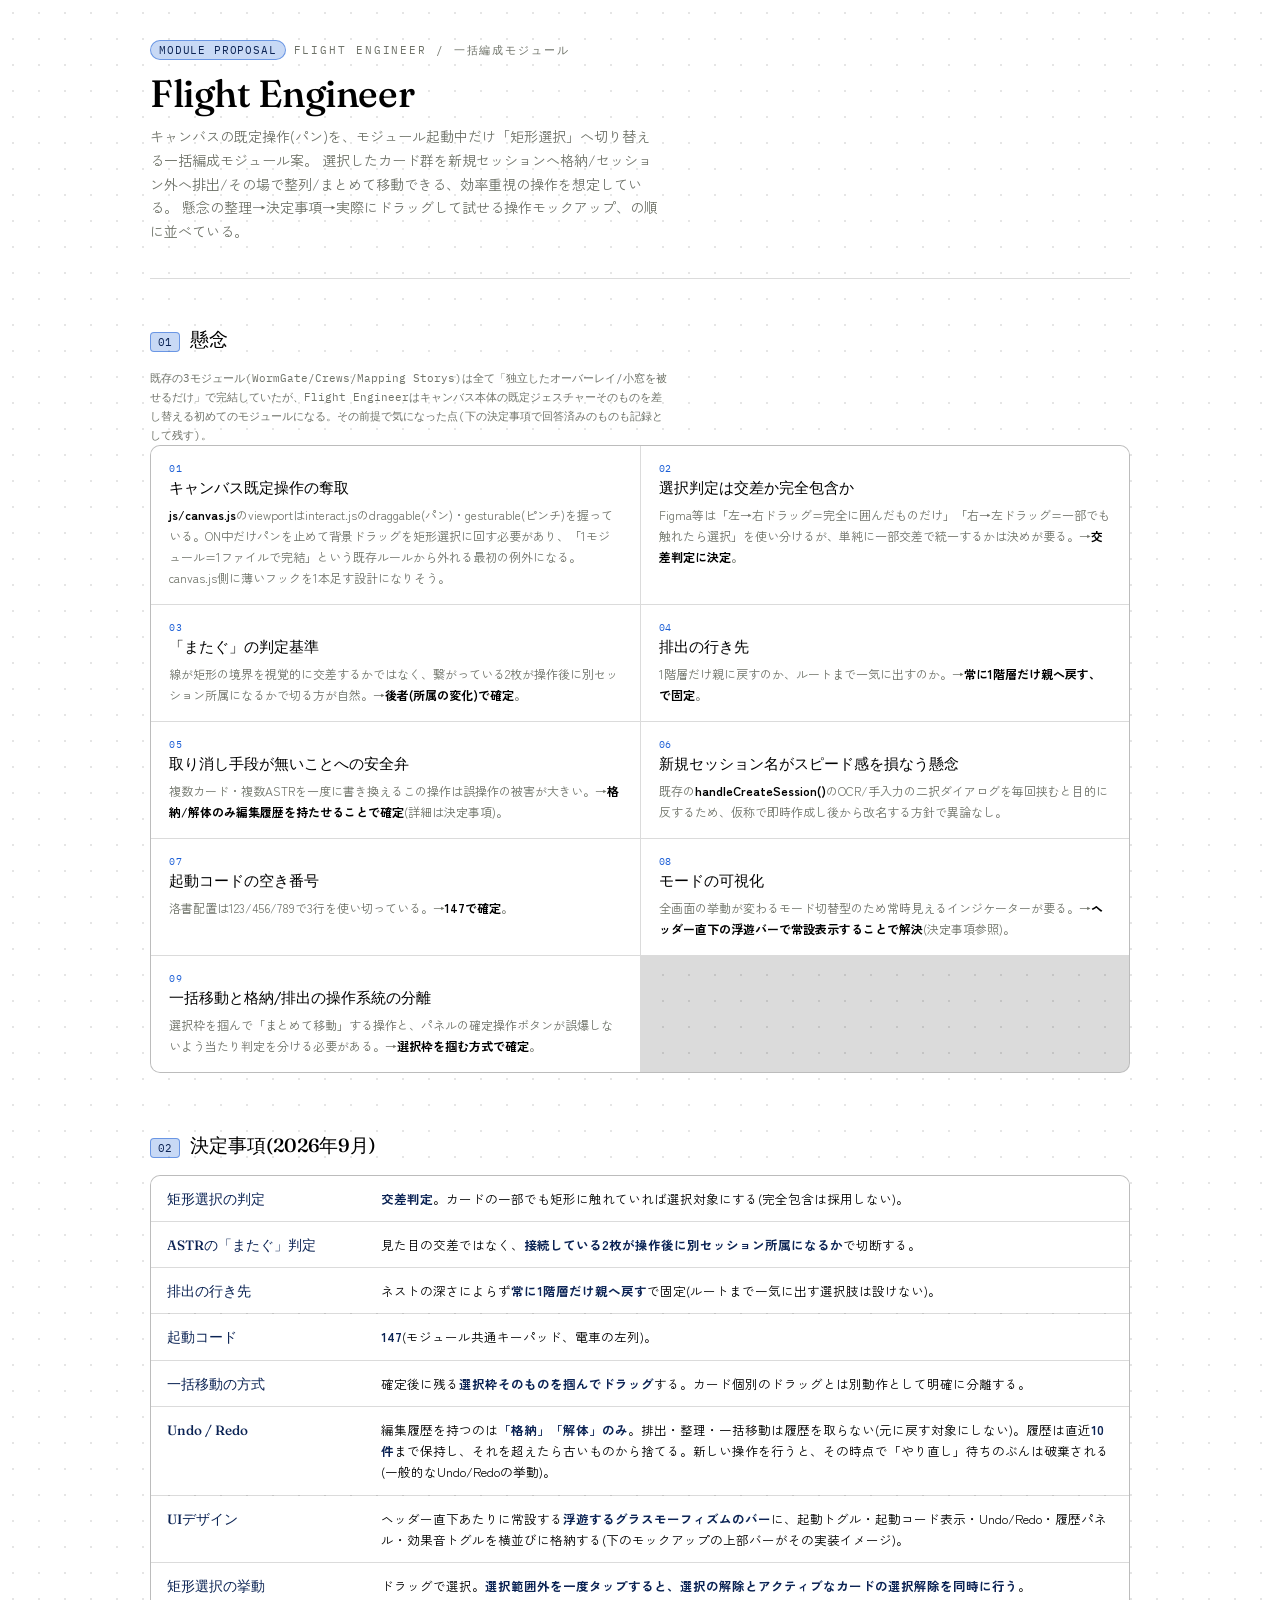
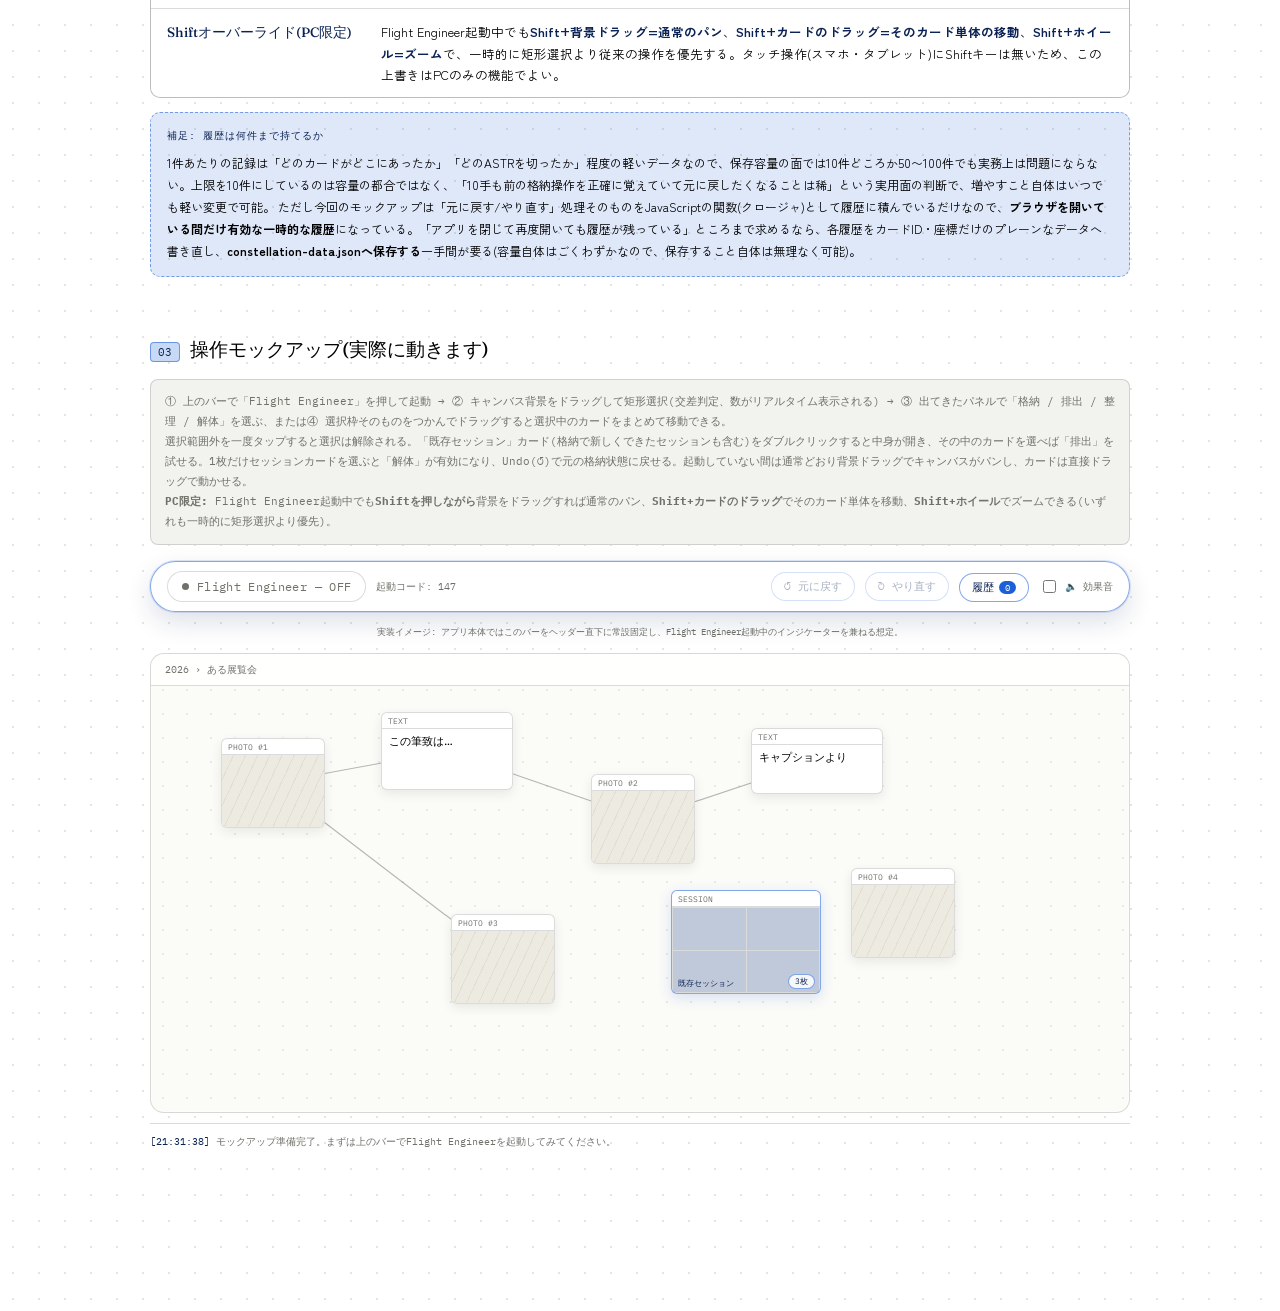
<file: flight-engineer-mockup.html>
<!DOCTYPE html>
<html lang="ja">
<head>
<meta charset="UTF-8">
<meta name="viewport" content="width=device-width, initial-scale=1.0">
<title>Flight Engineer</title>
<link rel="preconnect" href="https://fonts.googleapis.com">
<link href="https://fonts.googleapis.com/css2?family=Fraunces:opsz,wght@9..144,400,500;9..144,600&family=IBM+Plex+Mono:wght@400;500&family=Zen+Kaku+Gothic+New:wght@400;500;700&display=swap" rel="stylesheet">
<style>
  :root{
    --bg:#ffffff; --surface:#ffffff; --surface-2:#f2f2ef;
    --line:rgba(0,0,0,0.14); --text:#000000; --muted:#6e7268;
    --rust:#b3402b;
    --serif:'Fraunces',serif; --mono:'IBM Plex Mono',monospace; --sans:'Zen Kaku Gothic New',sans-serif;
    /* Flight Engineer固有: 矩形選択・パネルの識別色を青にする(ユーザー指定) */
    --sky:#1c5fd6; --sky-bright:#4f8cff;
    --sky-glass:rgba(28,95,214,0.14); --sky-glass-strong:rgba(28,95,214,0.24);
    --sky-line:rgba(28,95,214,0.55); --sky-ink:#0b2354;
  }
  *{box-sizing:border-box;}
  html,body{margin:0; background:var(--bg); color:var(--text); font-family:var(--sans);}
  body{
    background-color:var(--bg);
    background-image:radial-gradient(circle, rgba(0,0,0,0.1) 1px, transparent 1px);
    background-size:26px 26px;
    padding:40px 24px 100px;
  }
  h1,h2,h3{margin:0; text-wrap:balance;}
  .wrap{max-width:980px; margin:0 auto;}

  .eyebrow{font-family:var(--mono); font-size:10.5px; letter-spacing:0.18em; text-transform:uppercase; color:var(--muted); display:flex; align-items:center; gap:8px;}
  .eyebrow .chip{background:var(--sky-glass-strong); border:1px solid var(--sky-line); color:var(--sky-ink); padding:2px 8px; border-radius:999px; letter-spacing:0.08em;}
  .page-title{font-family:var(--serif); font-weight:500; font-size:38px; margin:10px 0 8px; letter-spacing:-0.01em;}
  .page-sub{font-size:14px; line-height:1.7; color:var(--muted); max-width:64ch; margin:0 0 6px;}
  .page-head{margin-bottom:48px; padding-bottom:28px; border-bottom:1px solid var(--line);}

  .stage{margin-bottom:60px;}
  .stage-head{display:flex; align-items:baseline; gap:10px; margin-bottom:16px;}
  .stage-num{font-family:var(--mono); font-size:11px; color:var(--sky-ink); background:var(--sky-glass-strong); border:1px solid var(--sky-line); border-radius:4px; padding:2px 7px;}
  .stage-title{font-family:var(--serif); font-size:19px; font-weight:500;}
  .stage-note{font-family:var(--mono); font-size:10.5px; color:var(--muted); margin:6px 0 0; line-height:1.8; max-width:74ch;}

  /* ================= 懸念一覧 ================= */
  .concerns{display:grid; grid-template-columns:1fr 1fr; gap:1px; background:var(--line); border:1px solid var(--line); border-radius:10px; overflow:hidden;}
  @media (max-width:760px){ .concerns{grid-template-columns:1fr;} }
  .concern{background:var(--surface); padding:16px 18px;}
  .concern-n{font-family:var(--mono); font-size:9.5px; color:var(--sky); letter-spacing:0.1em;}
  .concern-t{font-family:var(--serif); font-size:14.5px; font-weight:500; margin:4px 0 6px;}
  .concern-d{font-size:12px; line-height:1.75; color:var(--muted);}
  .concern-d b{color:var(--text); font-weight:600;}

  /* ================= 決定事項 ================= */
  .decisions{display:flex; flex-direction:column; gap:1px; background:var(--line); border:1px solid var(--line); border-radius:10px; overflow:hidden;}
  .decision{background:var(--surface); padding:12px 16px; display:flex; gap:14px; align-items:baseline;}
  .decision .dk{font-family:var(--serif); font-size:13.5px; font-weight:500; flex:0 0 200px; color:var(--sky-ink);}
  .decision .dv{font-size:12.5px; line-height:1.7; color:var(--text);}
  .decision .dv b{color:var(--sky-ink);}
  .followup{
    margin-top:14px; padding:14px 16px; border:1px dashed var(--sky-line); border-radius:10px;
    background:var(--sky-glass); font-size:12px; line-height:1.85; color:var(--text);
  }
  .followup .ft{font-family:var(--mono); font-size:10px; letter-spacing:0.1em; color:var(--sky-ink); text-transform:uppercase; margin-bottom:6px;}

  /* ================= インタラクティブ・ステージ ================= */
  .fe-panelwrap{position:relative;}
  .fe-help{
    font-family:var(--mono); font-size:10.5px; color:var(--muted); line-height:1.9;
    background:var(--surface-2); border:1px solid var(--line); border-radius:8px; padding:12px 14px; margin-bottom:16px;
  }
  .fe-toolbar-note{font-family:var(--mono); font-size:9px; color:var(--muted); text-align:center; margin:8px 0 14px;}
  .fe-toolbar{
    position:relative; z-index:9;
    display:flex; align-items:center; justify-content:space-between; gap:14px; flex-wrap:wrap;
    margin-bottom:14px; padding:9px 16px;
    background:rgba(255,255,255,0.66); backdrop-filter:blur(16px); -webkit-backdrop-filter:blur(16px);
    border:1px solid var(--sky-line); border-radius:999px;
    box-shadow:0 10px 26px rgba(11,35,84,0.14), 0 0 0 1px var(--sky-glass);
  }
  .fe-toolbar-group{display:flex; align-items:center; gap:10px; flex-wrap:wrap;}
  .fe-toggle{
    font-family:var(--mono); font-size:11.5px; letter-spacing:0.03em; cursor:pointer; user-select:none;
    display:flex; align-items:center; gap:8px; padding:7px 14px; border-radius:999px;
    border:1px solid var(--line); background:var(--surface); color:var(--muted);
    transition:background .15s, border-color .15s, color .15s, box-shadow .15s;
  }
  .fe-toggle .dot{width:7px; height:7px; border-radius:50%; background:var(--muted); transition:background .15s, box-shadow .15s;}
  .fe-toggle.on{ background:var(--sky-glass); border-color:var(--sky-line); color:var(--sky-ink); box-shadow:0 0 0 3px var(--sky-glass); }
  .fe-toggle.on .dot{ background:var(--sky-bright); box-shadow:0 0 8px 1px var(--sky-bright); animation:dotpulse 1.6s ease-in-out infinite; }
  .fe-code-hint{font-family:var(--mono); font-size:9.5px; color:var(--muted);}
  .fe-sound{display:flex; align-items:center; gap:6px; font-family:var(--mono); font-size:10px; color:var(--muted);}

  .fe-bar-btn{
    font-family:var(--mono); font-size:11px; cursor:pointer; border:1px solid var(--sky-line);
    background:rgba(255,255,255,0.5); color:var(--sky-ink); border-radius:999px; padding:6px 12px;
    display:inline-flex; align-items:center; gap:5px; transition:background .12s, opacity .12s;
  }
  .fe-bar-btn:hover:not(:disabled){background:var(--sky-glass-strong);}
  .fe-bar-btn:disabled{opacity:.35; cursor:not-allowed;}
  .fe-hist-wrap{position:relative;}
  .fe-badge{background:var(--sky); color:#fff; font-size:9px; border-radius:999px; padding:1px 6px; min-width:14px; text-align:center; font-family:var(--mono);}
  .fe-history-panel{
    display:none; position:absolute; top:calc(100% + 10px); right:0; z-index:20; width:270px; max-height:270px; overflow-y:auto;
    background:rgba(255,255,255,0.88); backdrop-filter:blur(14px); -webkit-backdrop-filter:blur(14px);
    border:1px solid var(--sky-line); border-radius:10px;
    box-shadow:0 14px 34px rgba(11,35,84,0.2); padding:8px;
  }
  .fe-history-panel.open{display:block;}
  .hist-row{display:flex; align-items:center; gap:7px; font-family:var(--mono); font-size:10px; padding:6px 6px; border-radius:6px;}
  .hist-row.latest{background:var(--sky-glass);}
  .hist-row .hist-ico{flex:0 0 auto; color:var(--sky-ink);}
  .hist-row .hist-label{flex:1; color:var(--text);}
  .hist-row .hist-time{color:var(--muted); font-size:8.5px;}
  .hist-row.redo-row{opacity:.5; text-decoration:line-through;}
  .hist-sep{font-family:var(--mono); font-size:8.5px; color:var(--muted); margin:8px 2px 2px; letter-spacing:.08em;}
  .hist-empty{font-family:var(--mono); font-size:10px; color:var(--muted); padding:10px 4px; line-height:1.7;}

  .fe-stage{
    position:relative; height:460px; border-radius:14px; overflow:hidden;
    background-color:#fbfbf8;
    background-image:radial-gradient(circle, rgba(0,0,0,0.07) 1px, transparent 1px);
    background-size:24px 24px;
    border:1px solid var(--line); box-shadow:inset 0 0 0 1px rgba(255,255,255,0.5);
    transition:box-shadow .2s, border-color .2s;
  }
  .fe-stage.fe-active{ border-color:var(--sky-line); box-shadow:inset 0 0 0 2px var(--sky-glass-strong), 0 0 0 3px var(--sky-glass); cursor:crosshair; }
  .fe-stage:not(.fe-active){ cursor:grab; }
  .fe-stage:not(.fe-active).panning{ cursor:grabbing; }
  /* Shiftを押している間はFE起動中でも一時的に通常操作(パン)へ戻す(PC限定) */
  .fe-stage.fe-active.fe-shift{ cursor:grab; border-color:var(--line); box-shadow:inset 0 0 0 2px rgba(0,0,0,0.1), 0 0 0 3px rgba(0,0,0,0.05); }
  .fe-stage.fe-active.fe-shift.panning{ cursor:grabbing; }
  .fe-stage:not(.fe-active) .fe-card{ cursor:grab; }
  .fe-stage.fe-active.fe-shift .fe-card{ cursor:grab; }
  .fe-stage.fe-active:not(.fe-shift) .fe-card{ cursor:default; }

  .fe-crumb{position:absolute; top:0; left:0; right:0; height:32px; z-index:5; display:flex; align-items:center; gap:6px; padding:0 14px; background:rgba(255,255,255,0.85); backdrop-filter:blur(6px); border-bottom:1px solid var(--line); font-family:var(--mono); font-size:10px; color:var(--muted);}

  .fe-world{position:absolute; top:0; left:0; will-change:transform;}
  .fe-world svg{position:absolute; top:0; left:0; overflow:visible; pointer-events:none;}
  .asterism-line{stroke:rgba(0,0,0,0.28); stroke-width:1.2;}
  .asterism-line.cutting{stroke:var(--rust); stroke-width:2.2;}

  .fe-card{
    position:absolute; background:var(--surface); border:1px solid var(--line); border-radius:6px;
    box-shadow:0 4px 12px rgba(0,0,0,0.08); overflow:hidden; display:flex; flex-direction:column;
    transition:left .4s cubic-bezier(.2,.8,.2,1), top .4s cubic-bezier(.2,.8,.2,1), opacity .3s, transform .3s;
    user-select:none;
  }
  .fe-world.dragging .fe-card{ transition:none; }
  .fe-card .hd{height:16px; flex:0 0 auto; font-family:var(--mono); font-size:7.5px; color:var(--muted); padding:0 6px; display:flex; align-items:center; border-bottom:1px solid var(--line);}
  .fe-card.photo .bd{flex:1; background:repeating-linear-gradient(115deg,#eceae1 0 10px,#e2ded0 10px 11px);}
  .fe-card.text .bd{flex:1; padding:6px 7px; font-family:var(--serif); font-size:10.5px; line-height:1.4; color:var(--text);}
  .fe-card.session{border-color:var(--sky-line); box-shadow:0 4px 14px rgba(28,95,214,0.16);}
  .fe-card.session .bd{flex:1; display:grid; grid-template-columns:1fr 1fr; gap:1px; background:var(--line); padding:1px;}
  .fe-card.session .bd i{background:var(--sky-glass);}
  .fe-card.session .cnt{position:absolute; right:5px; bottom:4px; font-family:var(--mono); font-size:8px; color:var(--sky-ink); background:rgba(255,255,255,0.85); border:1px solid var(--sky-line); border-radius:999px; padding:1px 6px;}
  .fe-card.selected{ outline:2px solid var(--sky-bright); outline-offset:2px; box-shadow:0 0 0 5px var(--sky-glass), 0 4px 12px rgba(0,0,0,0.1); }
  .fe-card.pop-in{ animation:popIn .5s cubic-bezier(.2,1.4,.4,1); }
  .fe-card.burst-in{ animation:burstIn .45s cubic-bezier(.2,1.2,.4,1); }
  .fe-card.converging{ opacity:0; transform:scale(.35); }

  .fe-tray{position:absolute; border:1px dashed var(--sky-line); border-radius:8px; background:var(--sky-glass); pointer-events:none;}
  .fe-tray .lbl{position:absolute; top:-9px; left:8px; font-family:var(--mono); font-size:8px; color:var(--sky-ink); background:var(--surface); padding:0 5px; border-radius:3px; border:1px solid var(--sky-line);}

  .fe-rect{
    position:absolute; z-index:6; border-radius:4px; pointer-events:none;
    background:var(--sky-glass); border:1.5px solid var(--sky-bright);
    box-shadow:0 0 0 1px var(--sky-glass-strong), 0 0 22px 2px var(--sky-glass-strong);
    animation:rectPulse 1.1s ease-in-out infinite;
  }
  .fe-rect.dragging-group{ background:var(--sky-glass-strong); animation:none; box-shadow:0 0 0 1px var(--sky-glass-strong), 0 0 30px 6px var(--sky-glass-strong); }
  .fe-rect-hint{position:absolute; inset:0; display:flex; align-items:center; justify-content:center; font-family:var(--mono); font-size:9px; color:var(--sky-ink); opacity:.6; white-space:nowrap; overflow:hidden;}
  .fe-rect-count{
    position:absolute; z-index:7; font-family:var(--mono); font-size:11px; color:#fff; background:var(--sky);
    padding:3px 8px; border-radius:999px; box-shadow:0 3px 10px rgba(28,95,214,0.4); white-space:nowrap;
  }

  .fe-panel{
    position:absolute; z-index:8; min-width:214px; border-radius:12px; padding:12px 14px 13px;
    background:rgba(255,255,255,0.72); backdrop-filter:blur(14px); -webkit-backdrop-filter:blur(14px);
    border:1px solid var(--sky-line); box-shadow:0 12px 30px rgba(11,35,84,0.18), 0 0 0 1px var(--sky-glass);
    animation:panelIn .28s cubic-bezier(.2,1.2,.4,1), rectPulse 2.4s ease-in-out infinite;
  }
  .fe-panel .p-head{font-family:var(--mono); font-size:11.5px; color:var(--sky-ink); font-weight:600; display:flex; align-items:center; gap:6px;}
  .fe-panel .p-sub{font-family:var(--mono); font-size:9.5px; color:var(--muted); margin:3px 0 10px;}
  .fe-panel .p-sub.warn{color:var(--rust);}
  .fe-panel .p-actions{display:flex; flex-direction:column; gap:6px;}
  .fe-btn{
    font-family:var(--mono); font-size:10.5px; text-align:left; cursor:pointer;
    border:1px solid var(--sky-line); background:rgba(255,255,255,0.6); color:var(--sky-ink);
    border-radius:7px; padding:7px 10px; transition:background .12s, transform .08s;
  }
  .fe-btn:hover:not(:disabled){background:var(--sky-glass-strong);}
  .fe-btn:active:not(:disabled){transform:scale(.98);}
  .fe-btn:disabled{opacity:.35; cursor:not-allowed;}
  .fe-btn.ghost{border-color:var(--line); color:var(--muted); background:transparent;}
  .fe-btn.danger{border-color:rgba(179,64,43,0.5); color:var(--rust);}
  .fe-btn.danger:hover:not(:disabled){background:rgba(179,64,43,0.1);}

  @keyframes rectPulse{0%,100%{box-shadow:0 0 0 1px var(--sky-glass-strong), 0 0 16px 1px var(--sky-glass-strong);} 50%{box-shadow:0 0 0 1px var(--sky-glass-strong), 0 0 30px 6px var(--sky-glass-strong);}}
  @keyframes dotpulse{0%,100%{opacity:1;} 50%{opacity:.35;}}
  @keyframes popIn{0%{opacity:0; transform:scale(.55);} 70%{opacity:1; transform:scale(1.08);} 100%{opacity:1; transform:scale(1);}}
  @keyframes burstIn{0%{opacity:0; transform:scale(.3) rotate(-8deg);} 60%{opacity:1; transform:scale(1.12) rotate(3deg);} 100%{opacity:1; transform:scale(1) rotate(0);}}
  @keyframes panelIn{0%{opacity:0; transform:translateY(-6px) scale(.96);} 100%{opacity:1; transform:translateY(0) scale(1);}}

  .fe-log{margin-top:10px; font-family:var(--mono); font-size:10px; color:var(--muted); line-height:1.9; max-height:96px; overflow-y:auto; border-top:1px solid var(--line); padding-top:8px;}
  .fe-log div span{color:var(--sky-ink);}
</style>
</head>
<body>
<div class="wrap">

  <div class="page-head">
    <div class="eyebrow"><span class="chip">MODULE PROPOSAL</span> flight engineer / 一括編成モジュール</div>
    <h1 class="page-title">Flight Engineer</h1>
    <p class="page-sub">
      キャンバスの既定操作(パン)を、モジュール起動中だけ「矩形選択」へ切り替える一括編成モジュール案。
      選択したカード群を新規セッションへ格納/セッション外へ排出/その場で整列/まとめて移動できる、効率重視の操作を想定している。
      懸念の整理→決定事項→実際にドラッグして試せる操作モックアップ、の順に並べている。
    </p>
  </div>

  <div class="stage">
    <div class="stage-head"><span class="stage-num">01</span><span class="stage-title">懸念</span></div>
    <p class="stage-note">既存の3モジュール(WormGate/Crews/Mapping Storys)は全て「独立したオーバーレイ/小窓を被せるだけ」で完結していたが、Flight Engineerはキャンバス本体の既定ジェスチャーそのものを差し替える初めてのモジュールになる。その前提で気になった点(下の決定事項で回答済みのものも記録として残す)。</p>
    <div class="concerns">
      <div class="concern"><div class="concern-n">01</div><div class="concern-t">キャンバス既定操作の奪取</div><div class="concern-d"><b>js/canvas.js</b>のviewportはinteract.jsのdraggable(パン)・gesturable(ピンチ)を握っている。ON中だけパンを止めて背景ドラッグを矩形選択に回す必要があり、「1モジュール=1ファイルで完結」という既存ルールから外れる最初の例外になる。canvas.js側に薄いフックを1本足す設計になりそう。</div></div>
      <div class="concern"><div class="concern-n">02</div><div class="concern-t">選択判定は交差か完全包含か</div><div class="concern-d">Figma等は「左→右ドラッグ=完全に囲んだものだけ」「右→左ドラッグ=一部でも触れたら選択」を使い分けるが、単純に一部交差で統一するかは決めが要る。→<b>交差判定に決定</b>。</div></div>
      <div class="concern"><div class="concern-n">03</div><div class="concern-t">「またぐ」の判定基準</div><div class="concern-d">線が矩形の境界を視覚的に交差するかではなく、繋がっている2枚が操作後に別セッション所属になるかで切る方が自然。→<b>後者(所属の変化)で確定</b>。</div></div>
      <div class="concern"><div class="concern-n">04</div><div class="concern-t">排出の行き先</div><div class="concern-d">1階層だけ親に戻すのか、ルートまで一気に出すのか。→<b>常に1階層だけ親へ戻す、で固定</b>。</div></div>
      <div class="concern"><div class="concern-n">05</div><div class="concern-t">取り消し手段が無いことへの安全弁</div><div class="concern-d">複数カード・複数ASTRを一度に書き換えるこの操作は誤操作の被害が大きい。→<b>格納/解体のみ編集履歴を持たせることで確定</b>(詳細は決定事項)。</div></div>
      <div class="concern"><div class="concern-n">06</div><div class="concern-t">新規セッション名がスピード感を損なう懸念</div><div class="concern-d">既存の<b>handleCreateSession()</b>のOCR/手入力の二択ダイアログを毎回挟むと目的に反するため、仮称で即時作成し後から改名する方針で異論なし。</div></div>
      <div class="concern"><div class="concern-n">07</div><div class="concern-t">起動コードの空き番号</div><div class="concern-d">洛書配置は123/456/789で3行を使い切っている。→<b>147で確定</b>。</div></div>
      <div class="concern"><div class="concern-n">08</div><div class="concern-t">モードの可視化</div><div class="concern-d">全画面の挙動が変わるモード切替型のため常時見えるインジケーターが要る。→<b>ヘッダー直下の浮遊バーで常設表示することで解決</b>(決定事項参照)。</div></div>
      <div class="concern"><div class="concern-n">09</div><div class="concern-t">一括移動と格納/排出の操作系統の分離</div><div class="concern-d">選択枠を掴んで「まとめて移動」する操作と、パネルの確定操作ボタンが誤爆しないよう当たり判定を分ける必要がある。→<b>選択枠を掴む方式で確定</b>。</div></div>
    </div>
  </div>

  <div class="stage">
    <div class="stage-head"><span class="stage-num">02</span><span class="stage-title">決定事項(2026年9月)</span></div>
    <div class="decisions">
      <div class="decision"><div class="dk">矩形選択の判定</div><div class="dv"><b>交差判定</b>。カードの一部でも矩形に触れていれば選択対象にする(完全包含は採用しない)。</div></div>
      <div class="decision"><div class="dk">ASTRの「またぐ」判定</div><div class="dv">見た目の交差ではなく、<b>接続している2枚が操作後に別セッション所属になるか</b>で切断する。</div></div>
      <div class="decision"><div class="dk">排出の行き先</div><div class="dv">ネストの深さによらず<b>常に1階層だけ親へ戻す</b>で固定(ルートまで一気に出す選択肢は設けない)。</div></div>
      <div class="decision"><div class="dk">起動コード</div><div class="dv"><b>147</b>(モジュール共通キーパッド、電車の左列)。</div></div>
      <div class="decision"><div class="dk">一括移動の方式</div><div class="dv">確定後に残る<b>選択枠そのものを掴んでドラッグ</b>する。カード個別のドラッグとは別動作として明確に分離する。</div></div>
      <div class="decision"><div class="dk">Undo / Redo</div><div class="dv">編集履歴を持つのは<b>「格納」「解体」のみ</b>。排出・整理・一括移動は履歴を取らない(元に戻す対象にしない)。履歴は直近<b>10件</b>まで保持し、それを超えたら古いものから捨てる。新しい操作を行うと、その時点で「やり直し」待ちのぶんは破棄される(一般的なUndo/Redoの挙動)。</div></div>
      <div class="decision"><div class="dk">UIデザイン</div><div class="dv">ヘッダー直下あたりに常設する<b>浮遊するグラスモーフィズムのバー</b>に、起動トグル・起動コード表示・Undo/Redo・履歴パネル・効果音トグルを横並びに格納する(下のモックアップの上部バーがその実装イメージ)。</div></div>
      <div class="decision"><div class="dk">矩形選択の挙動</div><div class="dv">ドラッグで選択。<b>選択範囲外を一度タップすると、選択の解除とアクティブなカードの選択解除を同時に行う</b>。</div></div>
      <div class="decision"><div class="dk">Shiftオーバーライド(PC限定)</div><div class="dv">Flight Engineer起動中でも<b>Shift+背景ドラッグ=通常のパン</b>、<b>Shift+カードのドラッグ=そのカード単体の移動</b>、<b>Shift+ホイール=ズーム</b>で、一時的に矩形選択より従来の操作を優先する。タッチ操作(スマホ・タブレット)にShiftキーは無いため、この上書きはPCのみの機能でよい。</div></div>
    </div>
    <div class="followup">
      <div class="ft">補足: 履歴は何件まで持てるか</div>
      1件あたりの記録は「どのカードがどこにあったか」「どのASTRを切ったか」程度の軽いデータなので、保存容量の面では10件どころか50〜100件でも実務上は問題にならない。上限を10件にしているのは容量の都合ではなく、「10手も前の格納操作を正確に覚えていて元に戻したくなることは稀」という実用面の判断で、増やすこと自体はいつでも軽い変更で可能。
      ただし今回のモックアップは「元に戻す/やり直す」処理そのものをJavaScriptの関数(クロージャ)として履歴に積んでいるだけなので、<b>ブラウザを開いている間だけ有効な一時的な履歴</b>になっている。「アプリを閉じて再度開いても履歴が残っている」ところまで求めるなら、各履歴をカードID・座標だけのプレーンなデータへ書き直し、<b>constellation-data.jsonへ保存する</b>一手間が要る(容量自体はごくわずかなので、保存すること自体は無理なく可能)。
    </div>
  </div>

  <div class="stage">
    <div class="stage-head"><span class="stage-num">03</span><span class="stage-title">操作モックアップ(実際に動きます)</span></div>
    <div class="fe-help">
      ① 上のバーで「Flight Engineer」を押して起動 → ② キャンバス背景をドラッグして矩形選択(交差判定、数がリアルタイム表示される) → ③ 出てきたパネルで「格納 / 排出 / 整理 / 解体」を選ぶ、または④ 選択枠そのものをつかんでドラッグすると選択中のカードをまとめて移動できる。<br>
      選択範囲外を一度タップすると選択は解除される。「既存セッション」カード(格納で新しくできたセッションも含む)をダブルクリックすると中身が開き、その中のカードを選べば「排出」を試せる。1枚だけセッションカードを選ぶと「解体」が有効になり、Undo(↺)で元の格納状態に戻せる。起動していない間は通常どおり背景ドラッグでキャンバスがパンし、カードは直接ドラッグで動かせる。<br>
      <b>PC限定:</b> Flight Engineer起動中でも<b>Shiftを押しながら</b>背景をドラッグすれば通常のパン、<b>Shift+カードのドラッグ</b>でそのカード単体を移動、<b>Shift+ホイール</b>でズームできる(いずれも一時的に矩形選択より優先)。
    </div>
    <div class="fe-toolbar">
      <div class="fe-toolbar-group">
        <div id="feToggle" class="fe-toggle"><span class="dot"></span><span id="feToggleLabel">Flight Engineer — OFF</span></div>
        <span class="fe-code-hint">起動コード: 147</span>
      </div>
      <div class="fe-toolbar-group">
        <button id="histUndoBtn" class="fe-bar-btn" title="元に戻す(格納・解体のみ)">↺ 元に戻す</button>
        <button id="histRedoBtn" class="fe-bar-btn" title="やり直す">↻ やり直す</button>
        <div class="fe-hist-wrap">
          <button id="historyToggle" class="fe-bar-btn">履歴 <span id="historyBadge" class="fe-badge">0</span></button>
          <div id="historyList" class="fe-history-panel"></div>
        </div>
        <label class="fe-sound"><input type="checkbox" id="soundToggle"> 🔈 効果音</label>
      </div>
    </div>
    <p class="fe-toolbar-note">実装イメージ: アプリ本体ではこのバーをヘッダー直下に常設固定し、Flight Engineer起動中のインジケーターを兼ねる想定。</p>
    <div class="fe-panelwrap">
      <div id="feStage" class="fe-stage">
        <div class="fe-crumb">2026 › ある展覧会 <span id="crumbExtra"></span></div>
        <div id="feWorld" class="fe-world">
          <svg id="feSvg" width="900" height="460"></svg>
        </div>
      </div>
    </div>
    <div id="feLog" class="fe-log"></div>
  </div>

</div>

<script>
(function(){
  "use strict";

  var HISTORY_CAP = 10;
  var MIN_SCALE = 0.4, MAX_SCALE = 2.4;

  // ---------- 状態 ----------
  var state = {
    fe: false,
    pan: { x: 40, y: 24 },
    scale: 1,
    panDrag: null,
    selectDrag: null,
    cardDrag: null,
    selectedIds: {},
    soundOn: false,
    shiftHeld: false,
  };

  var cards = [
    { id:'c1', type:'photo', x:30,  y:60,  w:104, h:90, label:'#1' },
    { id:'c2', type:'text',  x:190, y:34,  w:132, h:78, label:'考察', text:'この筆致は…' },
    { id:'c3', type:'photo', x:400, y:96,  w:104, h:90, label:'#2' },
    { id:'c4', type:'text',  x:560, y:50,  w:132, h:66, label:'引用', text:'キャプションより' },
    { id:'c5', type:'photo', x:260, y:236, w:104, h:90, label:'#3' },
    { id:'c6', type:'session', x:480, y:212, w:150, h:104, label:'既存セッション', open:false, childCount:3 },
    { id:'c7', type:'photo', x:660, y:190, w:104, h:90, label:'#4' },
    // 既存セッション c6 の中身(tray開放時のみ描画対象)
    { id:'t1', type:'photo', w:64, h:56, label:'a', inTray:true, parent:'c6' },
    { id:'t2', type:'photo', w:64, h:56, label:'b', inTray:true, parent:'c6' },
    { id:'t3', type:'text',  w:64, h:56, label:'c', inTray:true, parent:'c6', text:'memo' },
  ];
  var links = [ {id:'l1', a:'c1', b:'c2'}, {id:'l2', a:'c2', b:'c3'}, {id:'l3', a:'c3', b:'c4'}, {id:'l4', a:'c1', b:'c5'} ];

  var els = {};
  var svg = document.getElementById('feSvg');
  var worldEl = document.getElementById('feWorld');
  var stageEl = document.getElementById('feStage');
  var logEl = document.getElementById('feLog');
  var crumbExtra = document.getElementById('crumbExtra');
  var newSessionSeq = 1;
  var undoStack = [];
  var redoStack = [];
  var historyOpen = false;

  // ---------- サウンド(WebAudio、控えめな音量。既定オフ) ----------
  var actx;
  function ensureAudio(){ if(!actx) actx = new (window.AudioContext||window.webkitAudioContext)(); return actx; }
  function tone(f0, f1, dur, opts){
    if (!state.soundOn) return;
    opts = opts || {};
    var ctx = ensureAudio();
    var t0 = ctx.currentTime;
    var osc = ctx.createOscillator();
    var gain = ctx.createGain();
    osc.type = opts.type || 'sine';
    osc.frequency.setValueAtTime(f0, t0);
    osc.frequency.linearRampToValueAtTime(f1, t0 + dur);
    var peak = opts.peak || 0.045;
    gain.gain.setValueAtTime(0.0001, t0);
    gain.gain.exponentialRampToValueAtTime(peak, t0 + 0.02);
    gain.gain.exponentialRampToValueAtTime(0.0001, t0 + dur);
    osc.connect(gain).connect(ctx.destination);
    osc.start(t0); osc.stop(t0 + dur + 0.02);
  }
  function sfxToggle(on){ tone(on?520:340, on?680:260, 0.12, {type:'sine', peak:0.05}); }
  function sfxSelect(){ tone(500, 560, 0.05, {type:'sine', peak:0.02}); }
  function sfxPanel(){ tone(480,620,0.07,{type:'sine',peak:0.035}); setTimeout(function(){tone(620,760,0.07,{type:'sine',peak:0.03});},70); }
  function sfxStow(){ tone(320,920,0.4,{type:'triangle',peak:0.06}); }
  function sfxCut(){ tone(760,140,0.14,{type:'sawtooth',peak:0.045}); }
  function sfxEject(){ tone(520,180,0.32,{type:'sine',peak:0.05}); }
  function sfxTidy(){ [0,90,180].forEach(function(d,i){ setTimeout(function(){ tone(440+i*120,470+i*120,0.09,{type:'triangle',peak:0.035}); }, d); }); }
  function sfxUndo(){ tone(600,320,0.16,{type:'sine',peak:0.05}); }
  function sfxRedo(){ tone(320,600,0.16,{type:'sine',peak:0.05}); }

  function log(html){
    var d = document.createElement('div');
    var t = new Date().toLocaleTimeString('ja-JP',{hour:'2-digit',minute:'2-digit',second:'2-digit'});
    d.innerHTML = '<span>['+t+']</span> '+html;
    logEl.prepend(d);
  }

  // ---------- レイアウト / 可視性 ----------
  function trayCard(id){ return cards.find(function(c){return c.id===id;}); }
  function isVisible(c){
    if (!c.inTray) return true;
    var p = trayCard(c.parent);
    return !!(p && p.open);
  }
  function layoutTrayFor(hostId){
    var host = trayCard(hostId);
    if (!host) return;
    var kids = cards.filter(function(c){ return c.inTray && c.parent===hostId; });
    var startX = host.x + 10, startY = host.y + host.h + 34;
    kids.forEach(function(k, i){ k.x = startX + i*(k.w+10); k.y = startY; });
  }

  // ---------- 描画 ----------
  function cardHtml(c){
    if (c.type === 'session'){
      return '<div class="hd">SESSION</div><div class="bd"><i></i><i></i><i></i><i></i></div>'+
             '<div class="cnt">'+c.childCount+'枚</div>'+
             '<div style="position:absolute;left:6px;bottom:4px;font-family:var(--mono);font-size:8px;color:var(--sky-ink);">'+c.label+'</div>';
    }
    if (c.type === 'text'){
      return '<div class="hd">TEXT</div><div class="bd">'+(c.text||c.label)+'</div>';
    }
    return '<div class="hd">PHOTO '+c.label+'</div><div class="bd"></div>';
  }

  function render(){
    worldEl.style.transform = 'translate('+state.pan.x+'px,'+state.pan.y+'px) scale('+state.scale+')';
    worldEl.style.transformOrigin = '0 0';

    // 開いているセッションのトレイ背景(複数同時オープンに対応)
    var openHosts = cards.filter(function(c){ return c.type==='session' && c.open; });
    var openIds = {};
    openHosts.forEach(function(h){
      openIds[h.id] = true;
      var key = 'tray_'+h.id;
      var trayBg = els[key];
      if (!trayBg){ trayBg = document.createElement('div'); trayBg.className='fe-tray'; worldEl.appendChild(trayBg); els[key]=trayBg; }
      trayBg.style.display='block';
      trayBg.style.left=(h.x-6)+'px'; trayBg.style.top=(h.y+h.h+22)+'px';
      trayBg.style.width=(h.w+12)+'px'; trayBg.style.height='72px';
      trayBg.innerHTML='<span class="lbl">'+h.label+'の中身</span>';
    });
    Object.keys(els).forEach(function(k){
      if (k.indexOf('tray_')===0 && !openIds[k.slice(5)]) els[k].style.display='none';
    });
    crumbExtra.textContent = openHosts.length ? ('› '+openHosts.map(function(h){return h.label;}).join('・')+'(展開中)') : '';

    cards.forEach(function(c){
      if (!isVisible(c)) { if (els[c.id]) els[c.id].style.display='none'; return; }
      var el = els[c.id];
      if (!el){
        el = document.createElement('div');
        el.className = 'fe-card ' + c.type;
        el.dataset.id = c.id;
        wireCard(el, c);
        worldEl.appendChild(el);
        els[c.id] = el;
      }
      el.style.display='flex';
      el.style.left = c.x+'px'; el.style.top = c.y+'px';
      el.style.width = c.w+'px'; el.style.height = c.h+'px';
      el.innerHTML = cardHtml(c);
      el.classList.toggle('selected', !!state.selectedIds[c.id]);
    });

    var svgLines = links.filter(function(l){
      var a = trayCard(l.a), b = trayCard(l.b);
      return a && b && isVisible(a) && isVisible(b);
    }).map(function(l){
      var a = trayCard(l.a), b = trayCard(l.b);
      var cx1=a.x+a.w/2, cy1=a.y+a.h/2, cx2=b.x+b.w/2, cy2=b.y+b.h/2;
      return '<line class="asterism-line'+(l.cutting?' cutting':'')+'" data-lid="'+l.id+'" x1="'+cx1+'" y1="'+cy1+'" x2="'+cx2+'" y2="'+cy2+'"/>';
    }).join('');
    svg.innerHTML = svgLines;
  }

  // ---------- カードのポインタ処理(背景パン/矩形選択と衝突しないようstopPropagation) ----------
  // 通常時、またはFlight Engineer起動中でもShiftを押していれば、カード単体をドラッグで動かせる
  // (FE起動中・Shiftなしの場合だけ、矩形選択を優先してカード単体の移動は止める)
  function wireCard(el, c){
    el.addEventListener('pointerdown', function(ev){
      ev.stopPropagation();
      if (state.fe && !ev.shiftKey) return; // FE中はShiftが無いと個別移動を止める
      var startX = ev.clientX, startY = ev.clientY;
      var ox = c.x, oy = c.y;
      var moved = false;
      el.setPointerCapture(ev.pointerId);
      worldEl.classList.add('dragging');
      function onMove(ev2){
        var dx = (ev2.clientX - startX) / state.scale;
        var dy = (ev2.clientY - startY) / state.scale;
        if (Math.abs(dx) + Math.abs(dy) > 2) moved = true;
        c.x = ox + dx; c.y = oy + dy;
        render();
      }
      function onUp(){
        el.removeEventListener('pointermove', onMove);
        el.removeEventListener('pointerup', onUp);
        worldEl.classList.remove('dragging');
        if (moved) log('『'+(c.label||c.id)+'』を移動しました。(履歴には残りません)');
      }
      el.addEventListener('pointermove', onMove);
      el.addEventListener('pointerup', onUp);
    });
    if (c.type === 'session'){
      el.addEventListener('dblclick', function(ev){
        ev.stopPropagation();
        c.open = !c.open;
        if (c.open) layoutTrayFor(c.id);
        clearSelection();
        render();
      });
    }
  }

  // ---------- 背景操作: パン(FE off) / 矩形選択(FE on) ----------
  var rectEl=null, rectCountEl=null, panelEl=null;

  stageEl.addEventListener('pointerdown', function(ev){
    if (ev.target !== stageEl && ev.target !== worldEl && ev.target !== svg) return; // カード上・選択枠上は無視
    clearSelectRectVisual();
    clearPanelOnly();
    state.selectedIds = {};
    render(); // タップ即解除(選択枠内の各カードのハイライトも即座に消す)
    var rect = stageEl.getBoundingClientRect();
    var sx = ev.clientX - rect.left, sy = ev.clientY - rect.top;
    if (state.fe && !ev.shiftKey){
      state.selectDrag = { x0:sx, y0:sy, x1:sx, y1:sy };
      sfxSelect();
    } else {
      // FE停止中は常にパン。FE起動中でもShiftを押していれば従来どおりパンに戻す(PC限定)。
      state.panDrag = { x0:ev.clientX, y0:ev.clientY, px0:state.pan.x, py0:state.pan.y };
      stageEl.classList.add('panning');
    }
    stageEl.setPointerCapture(ev.pointerId);
  });

  stageEl.addEventListener('pointermove', function(ev){
    var rect = stageEl.getBoundingClientRect();
    if (state.panDrag){
      state.pan.x = state.panDrag.px0 + (ev.clientX - state.panDrag.x0);
      state.pan.y = state.panDrag.py0 + (ev.clientY - state.panDrag.y0);
      render();
    } else if (state.selectDrag){
      state.selectDrag.x1 = ev.clientX - rect.left;
      state.selectDrag.y1 = ev.clientY - rect.top;
      updateSelectRect();
    }
  });

  stageEl.addEventListener('pointerup', function(){
    if (state.panDrag){ state.panDrag=null; stageEl.classList.remove('panning'); }
    if (state.selectDrag){
      finalizeSelection();
      state.selectDrag = null;
    }
  });

  function selectionScreenRect(){
    var d = state.selectDrag;
    return { left: Math.min(d.x0,d.x1), top: Math.min(d.y0,d.y1), w: Math.abs(d.x1-d.x0), h: Math.abs(d.y1-d.y0) };
  }
  function selectionWorldRect(){
    var r = selectionScreenRect();
    return {
      left: (r.left - state.pan.x) / state.scale,
      top: (r.top - state.pan.y) / state.scale,
      w: r.w / state.scale,
      h: r.h / state.scale,
    };
  }
  function intersects(a, bx,by,bw,bh){
    return a.left < bx+bw && a.left+a.w > bx && a.top < by+bh && a.top+a.h > by;
  }

  function updateSelectRect(){
    var r = selectionScreenRect();
    if (!rectEl){
      rectEl = document.createElement('div'); rectEl.className='fe-rect'; stageEl.appendChild(rectEl);
      rectCountEl = document.createElement('div'); rectCountEl.className='fe-rect-count'; stageEl.appendChild(rectCountEl);
    }
    rectEl.style.left=r.left+'px'; rectEl.style.top=r.top+'px'; rectEl.style.width=r.w+'px'; rectEl.style.height=r.h+'px';

    var wr = selectionWorldRect();
    var sel = {};
    cards.forEach(function(c){
      if (!isVisible(c)) return;
      if (intersects(wr, c.x, c.y, c.w, c.h)) sel[c.id]=true; // 交差判定
    });
    state.selectedIds = sel;
    var n = Object.keys(sel).length;
    rectCountEl.textContent = n+'枚選択中';
    rectCountEl.style.left = (r.left + r.w + 8)+'px';
    rectCountEl.style.top = Math.max(4, r.top - 2)+'px';
    render();
  }

  function clearSelectRectVisual(){
    if (rectEl){ rectEl.remove(); rectEl=null; }
    if (rectCountEl){ rectCountEl.remove(); rectCountEl=null; }
  }
  function clearPanelOnly(){ if (panelEl){ panelEl.remove(); panelEl=null; } }
  function clearSelection(){
    state.selectedIds = {};
    clearSelectRectVisual();
    clearPanelOnly();
    render();
  }

  function finalizeSelection(){
    var ids = Object.keys(state.selectedIds);
    if (ids.length === 0){ clearSelectRectVisual(); return; }
    if (rectEl){
      rectEl.style.pointerEvents = 'auto';
      rectEl.style.cursor = 'move';
      rectEl.innerHTML = '<div class="fe-rect-hint">⇕ ドラッグで移動</div>';
      wireGroupDrag(rectEl);
    }
    showPanel();
  }

  // ---------- 選択枠を掴んでの一括移動 ----------
  function wireGroupDrag(handleEl){
    handleEl.addEventListener('pointerdown', function(ev){
      ev.stopPropagation();
      var ids = Object.keys(state.selectedIds);
      if (ids.length === 0) return;
      var origins = ids.map(trayCard).map(function(c){ return { c:c, x:c.x, y:c.y }; });
      var startX = ev.clientX, startY = ev.clientY;
      var rStart = { left: parseFloat(rectEl.style.left)||0, top: parseFloat(rectEl.style.top)||0 };
      var countStart = rectCountEl ? { left: parseFloat(rectCountEl.style.left)||0, top: parseFloat(rectCountEl.style.top)||0 } : null;
      var panelStart = panelEl ? { left: parseFloat(panelEl.style.left)||0, top: parseFloat(panelEl.style.top)||0 } : null;
      var moved = false;
      handleEl.setPointerCapture(ev.pointerId);
      handleEl.classList.add('dragging-group');
      worldEl.classList.add('dragging');

      function onMove(ev2){
        var sdx = ev2.clientX - startX, sdy = ev2.clientY - startY; // 画面px(オーバーレイ用)
        var wdx = sdx / state.scale, wdy = sdy / state.scale;      // ワールドpx(カード座標用)
        if (Math.abs(sdx) + Math.abs(sdy) > 2) moved = true;
        origins.forEach(function(o){ o.c.x = o.x + wdx; o.c.y = o.y + wdy; });
        handleEl.style.left = (rStart.left + sdx) + 'px';
        handleEl.style.top = (rStart.top + sdy) + 'px';
        if (rectCountEl && countStart){
          rectCountEl.style.left = (countStart.left + sdx) + 'px';
          rectCountEl.style.top = (countStart.top + sdy) + 'px';
        }
        if (panelEl && panelStart){
          panelEl.style.left = (panelStart.left + sdx) + 'px';
          panelEl.style.top = (panelStart.top + sdy) + 'px';
        }
        render();
      }
      function onUp(){
        handleEl.removeEventListener('pointermove', onMove);
        handleEl.removeEventListener('pointerup', onUp);
        handleEl.classList.remove('dragging-group');
        worldEl.classList.remove('dragging');
        if (moved) log(ids.length+'枚をまとめて移動しました。(履歴には残りません)');
      }
      handleEl.addEventListener('pointermove', onMove);
      handleEl.addEventListener('pointerup', onUp);
    });
  }

  // ---------- コマンドパネル ----------
  function showPanel(){
    clearPanelOnly();
    var ids = Object.keys(state.selectedIds);
    var selCards = ids.map(trayCard);
    var allInTray = selCards.every(function(c){ return c.inTray; });
    var allTop = selCards.every(function(c){ return !c.inTray; });
    var mixed = !allInTray && !allTop;
    var soloSession = ids.length===1 && !selCards[0].inTray && selCards[0].type==='session';

    var crossing = links.filter(function(l){
      var aIn = !!state.selectedIds[l.a], bIn = !!state.selectedIds[l.b];
      return aIn !== bIn;
    });

    panelEl = document.createElement('div');
    panelEl.className = 'fe-panel';
    var r = selectionScreenRect();
    panelEl.style.left = Math.min(r.left, stageEl.clientWidth-232)+'px';
    panelEl.style.top = (r.top + r.h + 12)+'px';

    var subHtml = '';
    if (mixed){
      subHtml = '<div class="p-sub warn">トレイ内外の混在は選択できません(モックアップの割り切り)</div>';
    } else if (allInTray){
      subHtml = '<div class="p-sub">セッション内のカード / 排出のみ有効</div>';
    } else {
      subHtml = '<div class="p-sub">切断されるASTR接続: '+crossing.length+'本</div>';
    }

    panelEl.innerHTML =
      '<div class="p-head">🔷 '+ids.length+'枚を選択中</div>'+
      subHtml+
      '<div class="p-actions">'+
        '<button class="fe-btn" id="btnStow" '+(mixed||allInTray?'disabled':'')+'>⇲ 新規セッションに格納</button>'+
        '<button class="fe-btn" id="btnEject" '+(mixed||allTop?'disabled':'')+'>⇱ セッションの外へ出す</button>'+
        '<button class="fe-btn" id="btnTidy" '+(ids.length<2?'disabled':'')+'>≋ その場で整理</button>'+
        '<button class="fe-btn danger" id="btnDisband" '+(!soloSession?'disabled':'')+'>⌁ セッションを解体</button>'+
        '<button class="fe-btn ghost" id="btnCancel">✕ キャンセル</button>'+
      '</div>';
    stageEl.appendChild(panelEl);

    document.getElementById('btnCancel').onclick = clearSelection;
    document.getElementById('btnStow').onclick = doStow;
    document.getElementById('btnEject').onclick = doEject;
    document.getElementById('btnTidy').onclick = doTidy;
    document.getElementById('btnDisband').onclick = doDisband;
    sfxPanel();
  }

  // ---------- 実行: 格納(履歴に残る) ----------
  function doStow(){
    var ids = Object.keys(state.selectedIds);
    var selCards = ids.map(trayCard);
    var bx = Math.min.apply(null, selCards.map(function(c){return c.x;}));
    var by = Math.min.apply(null, selCards.map(function(c){return c.y;}));
    var bx2 = Math.max.apply(null, selCards.map(function(c){return c.x+c.w;}));
    var by2 = Math.max.apply(null, selCards.map(function(c){return c.y+c.h;}));
    var cx = (bx+bx2)/2, cy=(by+by2)/2;

    var originalSnapshot = selCards.map(function(c){ return {id:c.id, x:c.x, y:c.y}; });

    var crossing = links.filter(function(l){
      var aIn = !!state.selectedIds[l.a], bIn = !!state.selectedIds[l.b];
      return aIn !== bIn;
    });
    var internalCount = links.filter(function(l){
      return ids.indexOf(l.a)>=0 && ids.indexOf(l.b)>=0;
    }).length;

    crossing.forEach(function(l){ l.cutting = true; });
    render();
    sfxStow();
    crossing.forEach(function(l, i){ setTimeout(sfxCut, 90*i); });

    setTimeout(function(){
      selCards.forEach(function(c){ var el = els[c.id]; if (el) el.classList.add('converging'); });
    }, 60);

    clearSelectRectVisual(); clearPanelOnly();

    setTimeout(function(){
      links = links.filter(function(l){ return crossing.indexOf(l)===-1; });

      var newC = {
        id: 'ns'+(newSessionSeq++), type:'session',
        x: cx-75, y: cy-52, w:150, h:104,
        label:'無題セッション'+(newSessionSeq-1), open:false, childCount: ids.length,
      };
      selCards.forEach(function(c){ c.inTray = true; c.parent = newC.id; });
      cards.push(newC);
      state.selectedIds = {};
      render();
      var el = els[newC.id];
      if (el) el.classList.add('pop-in');

      log(ids.length+'枚を <span>『'+newC.label+'』</span> に格納しました。ASTR接続を'+crossing.length+'本切断'+(internalCount?'、内部の接続'+internalCount+'本は保持':'')+'。');

      pushHistory({
        type: 'stow',
        label: '『'+newC.label+'』に'+ids.length+'枚を格納',
        undo: function(){
          disbandSession(newC.id, originalSnapshot);
          crossing.forEach(function(l){ l.cutting = false; });
          links = links.concat(crossing);
          render();
        },
        redo: function(){
          selCards.forEach(function(c){ c.inTray = true; c.parent = newC.id; });
          cards.push(newC);
          links = links.filter(function(l){ return crossing.indexOf(l)===-1; });
          render();
          var el2 = els[newC.id]; if (el2) el2.classList.add('pop-in');
        },
      });
    }, 430);
  }

  // ---------- 実行: 排出(履歴に残らない) ----------
  function doEject(){
    var ids = Object.keys(state.selectedIds);
    var selCards = ids.map(trayCard);
    var host = trayCard(selCards[0].parent);
    if (!host) return;
    var baseX = host.x + host.w + 24, baseY = host.y - 10;

    sfxEject();
    selCards.forEach(function(c, i){
      c.inTray = false;
      c.parent = null;
      c.x = baseX + (i%2)*70;
      c.y = baseY + Math.floor(i/2)*70 + i*8;
      host.childCount = Math.max(0, host.childCount - 1);
    });
    state.selectedIds = {};
    clearSelectRectVisual(); clearPanelOnly();
    render();
    selCards.forEach(function(c){ var el=els[c.id]; if (el) el.classList.add('burst-in'); });
    log(ids.length+'枚を <span>『'+host.label+'』</span> の外へ排出しました。(履歴には残りません)');
  }

  // ---------- 実行: 整理(履歴に残らない) ----------
  function doTidy(){
    var ids = Object.keys(state.selectedIds);
    var selCards = ids.map(trayCard);
    var bx = Math.min.apply(null, selCards.map(function(c){return c.x;}));
    var by = Math.min.apply(null, selCards.map(function(c){return c.y;}));
    var cols = Math.ceil(Math.sqrt(selCards.length));
    var gap = 14;
    selCards.forEach(function(c, i){
      var col = i % cols, row = Math.floor(i/cols);
      c.x = bx + col*(c.w+gap);
      c.y = by + row*(c.h+gap);
    });
    clearSelectRectVisual(); clearPanelOnly();
    state.selectedIds = {};
    render();
    sfxTidy();
    log(ids.length+'枚を整列しました。(履歴には残りません)');
  }

  // ---------- 実行: 解体(履歴に残る) ----------
  function disbandSession(sessionId, snapshot){
    var host = trayCard(sessionId);
    if (!host) return null;
    var kids = cards.filter(function(c){ return c.inTray && c.parent===sessionId; });
    kids.forEach(function(k, i){
      var pos = snapshot && snapshot.find(function(s){ return s.id===k.id; });
      if (pos){ k.x = pos.x; k.y = pos.y; }
      else { k.x = host.x + (i%2)*74; k.y = host.y + host.h + 18 + Math.floor(i/2)*66; }
      k.inTray = false; k.parent = null;
    });
    var idx = cards.indexOf(host);
    if (idx>=0) cards.splice(idx,1);
    var elh = els[host.id]; if (elh){ elh.remove(); delete els[host.id]; }
    var trayEl = els['tray_'+host.id]; if (trayEl){ trayEl.remove(); delete els['tray_'+host.id]; }
    render();
    kids.forEach(function(k){ var el = els[k.id]; if (el) el.classList.add('burst-in'); });
    return { host: host, kids: kids };
  }

  function doDisband(){
    var ids = Object.keys(state.selectedIds);
    var host = trayCard(ids[0]);
    if (!host || host.type!=='session') return;
    clearSelectRectVisual(); clearPanelOnly();
    state.selectedIds = {};
    sfxEject();
    var result = disbandSession(host.id, null);
    if (!result) return;
    var postSnapshot = result.kids.map(function(k){ return {id:k.id, x:k.x, y:k.y}; });

    log(result.kids.length+'枚を <span>『'+host.label+'』</span> から解体しました。');

    pushHistory({
      type: 'disband',
      label: '『'+host.label+'』を解体('+result.kids.length+'枚)',
      undo: function(){
        result.kids.forEach(function(k){ k.inTray = true; k.parent = host.id; });
        cards.push(host);
        render();
        var el = els[host.id]; if (el) el.classList.add('pop-in');
      },
      redo: function(){
        disbandSession(host.id, postSnapshot);
      },
    });
  }

  // ---------- 編集履歴(格納/解体のみ、最大10件) ----------
  function pushHistory(entry){
    entry.at = Date.now();
    undoStack.push(entry);
    if (undoStack.length > HISTORY_CAP) undoStack.shift();
    redoStack = []; // 新しい操作をすると「やり直し」は破棄する(一般的なUndo/Redoの挙動)
    renderHistoryPanel();
  }
  function doUndo(){
    var entry = undoStack.pop();
    if (!entry) return;
    entry.undo();
    redoStack.push(entry);
    if (redoStack.length > HISTORY_CAP) redoStack.shift();
    sfxUndo();
    log('<span>元に戻す:</span> '+entry.label);
    renderHistoryPanel();
  }
  function doRedo(){
    var entry = redoStack.pop();
    if (!entry) return;
    entry.redo();
    undoStack.push(entry);
    sfxRedo();
    log('<span>やり直す:</span> '+entry.label);
    renderHistoryPanel();
  }
  function timeAgo(ts){
    var s = Math.max(0, Math.round((Date.now()-ts)/1000));
    if (s<60) return s+'秒前';
    return Math.round(s/60)+'分前';
  }
  function renderHistoryPanel(){
    document.getElementById('historyBadge').textContent = String(undoStack.length);
    document.getElementById('histUndoBtn').disabled = undoStack.length===0;
    document.getElementById('histRedoBtn').disabled = redoStack.length===0;

    var list = document.getElementById('historyList');
    if (!historyOpen) return;
    if (undoStack.length===0 && redoStack.length===0){
      list.innerHTML = '<div class="hist-empty">まだ操作履歴がありません。格納・解体のみここに記録されます(移動/整理/排出は対象外)。</div>';
      return;
    }
    var rows = undoStack.slice().reverse().map(function(e,i){
      return '<div class="hist-row'+(i===0?' latest':'')+'"><span class="hist-ico">'+(e.type==='stow'?'⇲':'⌁')+'</span><span class="hist-label">'+e.label+'</span><span class="hist-time">'+timeAgo(e.at)+'</span></div>';
    }).join('');
    var redoRows = '';
    if (redoStack.length){
      redoRows = '<div class="hist-sep">やり直せる操作</div>' + redoStack.slice().reverse().map(function(e){
        return '<div class="hist-row redo-row"><span class="hist-ico">'+(e.type==='stow'?'⇲':'⌁')+'</span><span class="hist-label">'+e.label+'</span></div>';
      }).join('');
    }
    list.innerHTML = rows + redoRows;
  }

  // ---------- Flight Engineer トグル ----------
  var toggleEl = document.getElementById('feToggle');
  var toggleLabel = document.getElementById('feToggleLabel');
  toggleEl.addEventListener('click', function(){
    state.fe = !state.fe;
    toggleEl.classList.toggle('on', state.fe);
    toggleLabel.textContent = 'Flight Engineer — ' + (state.fe ? 'ON' : 'OFF');
    stageEl.classList.toggle('fe-active', state.fe);
    updateShiftCursor();
    clearSelection();
    sfxToggle(state.fe);
    log(state.fe ? '<span>Flight Engineer 起動。</span> 背景ドラッグが矩形選択になります。' : 'Flight Engineer 終了。通常のパン操作に戻ります。');
  });

  // ---------- PC限定: Shiftオーバーライド(通常パン/カード単体移動)とShift+ホイールズーム ----------
  function updateShiftCursor(){
    stageEl.classList.toggle('fe-shift', state.fe && state.shiftHeld);
  }
  document.addEventListener('keydown', function(ev){
    if (ev.key === 'Shift' && !state.shiftHeld){ state.shiftHeld = true; updateShiftCursor(); }
  });
  document.addEventListener('keyup', function(ev){
    if (ev.key === 'Shift'){ state.shiftHeld = false; updateShiftCursor(); }
  });
  window.addEventListener('blur', function(){ state.shiftHeld = false; updateShiftCursor(); });

  function zoomAt(px, py, factor){
    var newScale = Math.min(MAX_SCALE, Math.max(MIN_SCALE, state.scale * factor));
    var contentX = (px - state.pan.x) / state.scale;
    var contentY = (py - state.pan.y) / state.scale;
    state.scale = newScale;
    state.pan.x = px - contentX * newScale;
    state.pan.y = py - contentY * newScale;
    render();
  }
  stageEl.addEventListener('wheel', function(ev){
    if (!ev.shiftKey) return; // PC限定: Shiftを押している間だけホイールでズーム
    ev.preventDefault();
    var rect = stageEl.getBoundingClientRect();
    var factor = ev.deltaY < 0 ? 1.08 : 1/1.08;
    zoomAt(ev.clientX - rect.left, ev.clientY - rect.top, factor);
  }, { passive:false });

  document.getElementById('soundToggle').addEventListener('change', function(ev){
    state.soundOn = ev.target.checked;
    if (state.soundOn) ensureAudio();
  });

  document.getElementById('histUndoBtn').addEventListener('click', doUndo);
  document.getElementById('histRedoBtn').addEventListener('click', doRedo);
  document.getElementById('historyToggle').addEventListener('click', function(ev){
    ev.stopPropagation();
    historyOpen = !historyOpen;
    document.getElementById('historyList').classList.toggle('open', historyOpen);
    renderHistoryPanel();
  });
  document.addEventListener('pointerdown', function(ev){
    var wrap = document.querySelector('.fe-hist-wrap');
    if (historyOpen && wrap && !wrap.contains(ev.target)){
      historyOpen = false;
      document.getElementById('historyList').classList.remove('open');
    }
  });

  render();
  renderHistoryPanel();
  log('モックアップ準備完了。まずは上のバーでFlight Engineerを起動してみてください。');
})();
</script>
</body>
</html>
</file>
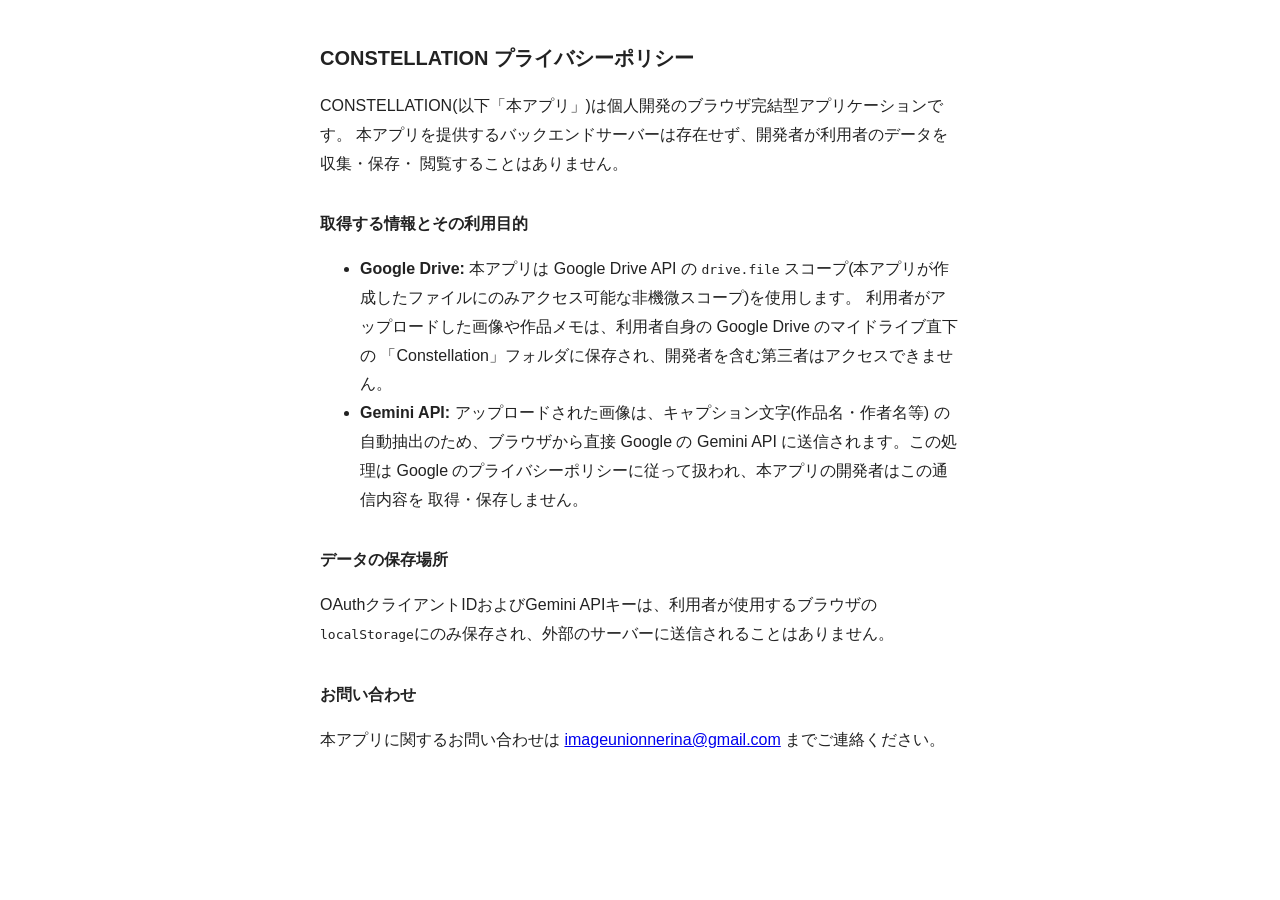
<file: privacy.html>
<!DOCTYPE html>
<html lang="ja">
<head>
<meta charset="UTF-8">
<meta name="viewport" content="width=device-width, initial-scale=1.0">
<title>プライバシーポリシー - CONSTELLATION</title>
<style>
  body { max-width: 640px; margin: 40px auto; padding: 0 16px; font-family: -apple-system, BlinkMacSystemFont, "Segoe UI", "Hiragino Kaku Gothic ProN", sans-serif; line-height: 1.8; color: #222; }
  h1 { font-size: 20px; }
  h2 { font-size: 16px; margin-top: 32px; }
</style>
</head>
<body>
<h1>CONSTELLATION プライバシーポリシー</h1>

<p>CONSTELLATION(以下「本アプリ」)は個人開発のブラウザ完結型アプリケーションです。
本アプリを提供するバックエンドサーバーは存在せず、開発者が利用者のデータを収集・保存・
閲覧することはありません。</p>

<h2>取得する情報とその利用目的</h2>
<ul>
  <li><strong>Google Drive:</strong> 本アプリは Google Drive API の <code>drive.file</code>
    スコープ(本アプリが作成したファイルにのみアクセス可能な非機微スコープ)を使用します。
    利用者がアップロードした画像や作品メモは、利用者自身の Google Drive のマイドライブ直下の
    「Constellation」フォルダに保存され、開発者を含む第三者はアクセスできません。</li>
  <li><strong>Gemini API:</strong> アップロードされた画像は、キャプション文字(作品名・作者名等)
    の自動抽出のため、ブラウザから直接 Google の Gemini API に送信されます。この処理は
    Google のプライバシーポリシーに従って扱われ、本アプリの開発者はこの通信内容を
    取得・保存しません。</li>
</ul>

<h2>データの保存場所</h2>
<p>OAuthクライアントIDおよびGemini APIキーは、利用者が使用するブラウザの
<code>localStorage</code>にのみ保存され、外部のサーバーに送信されることはありません。</p>

<h2>お問い合わせ</h2>
<p>本アプリに関するお問い合わせは <a href="mailto:imageunionnerina@gmail.com">imageunionnerina@gmail.com</a>
までご連絡ください。</p>
</body>
</html>
</file>
